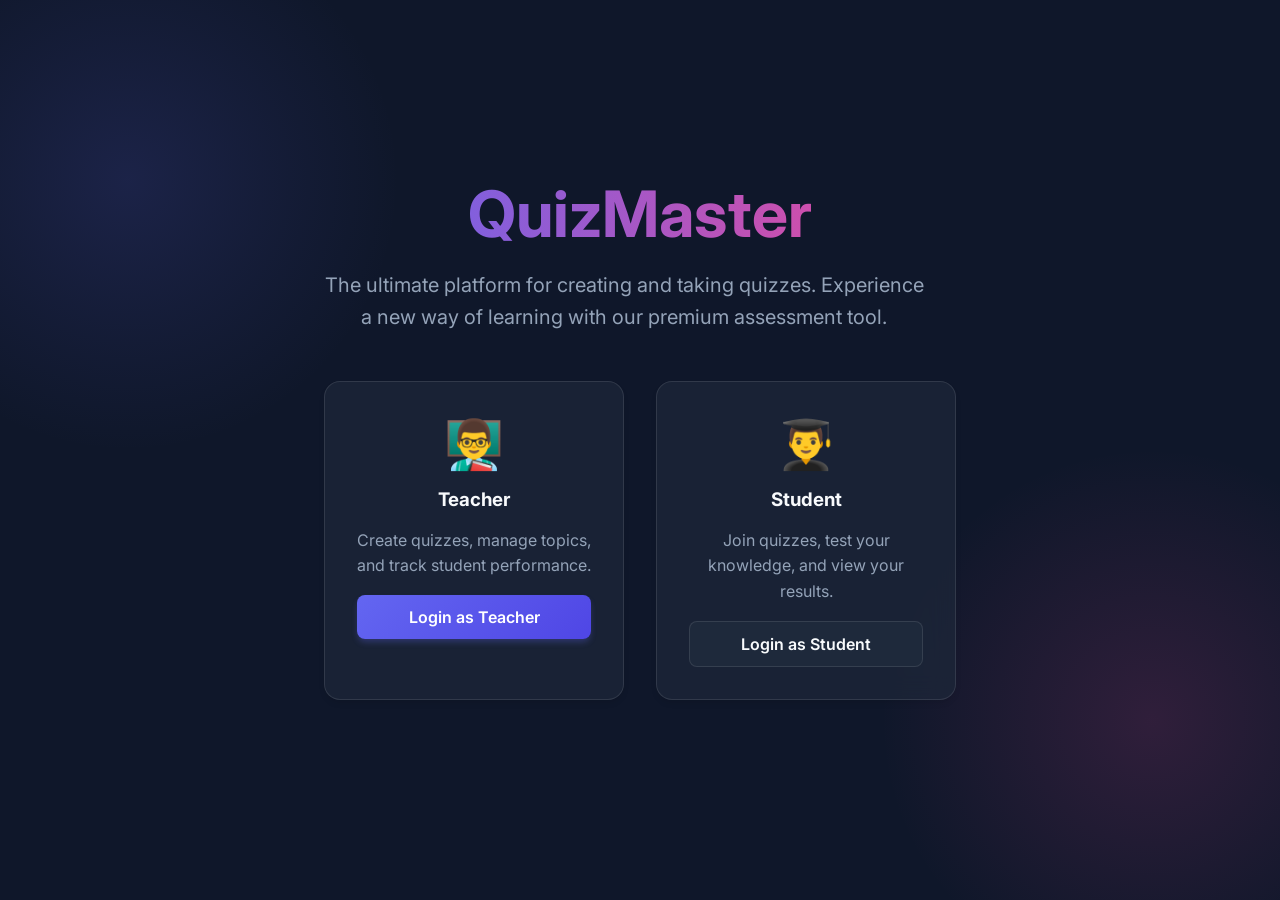
<file: index.html>
<!DOCTYPE html>
<html lang="en">

<head>
    <meta charset="UTF-8">
    <meta name="viewport" content="width=device-width, initial-scale=1.0">
    <title>QuizMaster - Premium Quiz Platform</title>
    <link rel="stylesheet" href="css/style.css">
    <link href="https://fonts.googleapis.com/css2?family=Inter:wght@400;500;600;700;800&display=swap" rel="stylesheet">
</head>

<body>
    <div class="container"
        style="min-height: 100vh; display: flex; flex-direction: column; justify-content: center; align-items: center;">
        <div class="text-center animate-fade-in">
            <h1 style="font-size: 4rem; margin-bottom: 1rem;">QuizMaster</h1>
            <p style="font-size: 1.25rem; margin-bottom: 3rem; max-width: 600px;">
                The ultimate platform for creating and taking quizzes.
                Experience a new way of learning with our premium assessment tool.
            </p>

            <div class="flex gap-8 justify-center" style="flex-wrap: wrap;">
                <div class="card" style="width: 300px; cursor: pointer; transition: transform 0.3s;"
                    onclick="window.location.href='pages/auth.html?role=teacher'">
                    <div style="font-size: 3rem; margin-bottom: 1rem;">👨‍🏫</div>
                    <h3>Teacher</h3>
                    <p class="mt-4">Create quizzes, manage topics, and track student performance.</p>
                    <button class="btn btn-primary w-full mt-4">Login as Teacher</button>
                </div>

                <div class="card" style="width: 300px; cursor: pointer; transition: transform 0.3s;"
                    onclick="window.location.href='pages/auth.html?role=student'">
                    <div style="font-size: 3rem; margin-bottom: 1rem;">👨‍🎓</div>
                    <h3>Student</h3>
                    <p class="mt-4">Join quizzes, test your knowledge, and view your results.</p>
                    <button class="btn btn-secondary w-full mt-4">Login as Student</button>
                </div>
            </div>
        </div>
    </div>

    <script>
        // Simple hover effect for cards
        document.querySelectorAll('.card').forEach(card => {
            card.addEventListener('mouseenter', () => card.style.transform = 'translateY(-10px)');
            card.addEventListener('mouseleave', () => card.style.transform = 'translateY(0)');
        });
    </script>
</body>

</html>
</file>
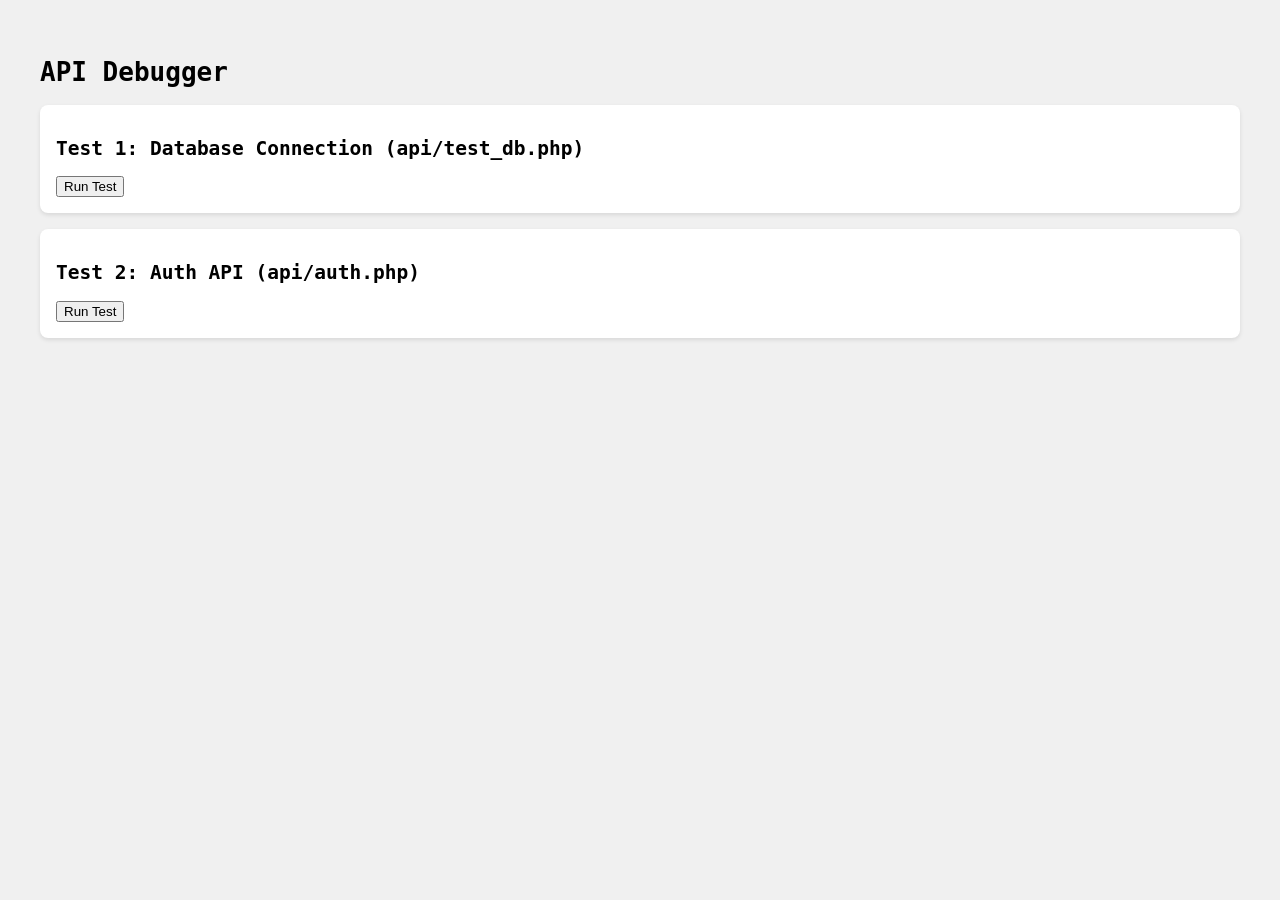
<file: debug.html>
<!DOCTYPE html>
<html lang="en">

<head>
    <meta charset="UTF-8">
    <meta name="viewport" content="width=device-width, initial-scale=1.0">
    <title>API Debugger</title>
    <style>
        body {
            font-family: monospace;
            padding: 2rem;
            background: #f0f0f0;
        }

        .card {
            background: white;
            padding: 1rem;
            margin-bottom: 1rem;
            border-radius: 8px;
            box-shadow: 0 2px 4px rgba(0, 0, 0, 0.1);
        }

        .success {
            color: green;
        }

        .error {
            color: red;
        }

        pre {
            background: #eee;
            padding: 1rem;
            overflow-x: auto;
        }
    </style>
</head>

<body>
    <h1>API Debugger</h1>

    <div class="card">
        <h2>Test 1: Database Connection (api/test_db.php)</h2>
        <button onclick="testDB()">Run Test</button>
        <div id="db-result"></div>
    </div>

    <div class="card">
        <h2>Test 2: Auth API (api/auth.php)</h2>
        <button onclick="testAuth()">Run Test</button>
        <div id="auth-result"></div>
    </div>

    <script>
        async function testDB() {
            const el = document.getElementById('db-result');
            el.innerHTML = 'Testing...';
            try {
                const response = await fetch('api/test_db.php');
                const text = await response.text();
                el.innerHTML = `
                    <p><strong>Status:</strong> ${response.status} ${response.statusText}</p>
                    <p><strong>Content-Type:</strong> ${response.headers.get('content-type')}</p>
                    <pre>${text.replace(/</g, '&lt;')}</pre>
                `;
            } catch (e) {
                el.innerHTML = `<p class="error">Fetch Failed: ${e.message}</p>`;
            }
        }

        async function testAuth() {
            const el = document.getElementById('auth-result');
            el.innerHTML = 'Testing...';
            try {
                const response = await fetch('api/auth.php?action=login', {
                    method: 'POST',
                    headers: { 'Content-Type': 'application/json' },
                    body: JSON.stringify({ email: 'test@test.com', password: 'test', role: 'student' })
                });
                const text = await response.text();
                el.innerHTML = `
                    <p><strong>Status:</strong> ${response.status} ${response.statusText}</p>
                    <p><strong>Content-Type:</strong> ${response.headers.get('content-type')}</p>
                    <pre>${text.replace(/</g, '&lt;')}</pre>
                `;
            } catch (e) {
                el.innerHTML = `<p class="error">Fetch Failed: ${e.message}</p>`;
            }
        }
    </script>
</body>

</html>
</file>
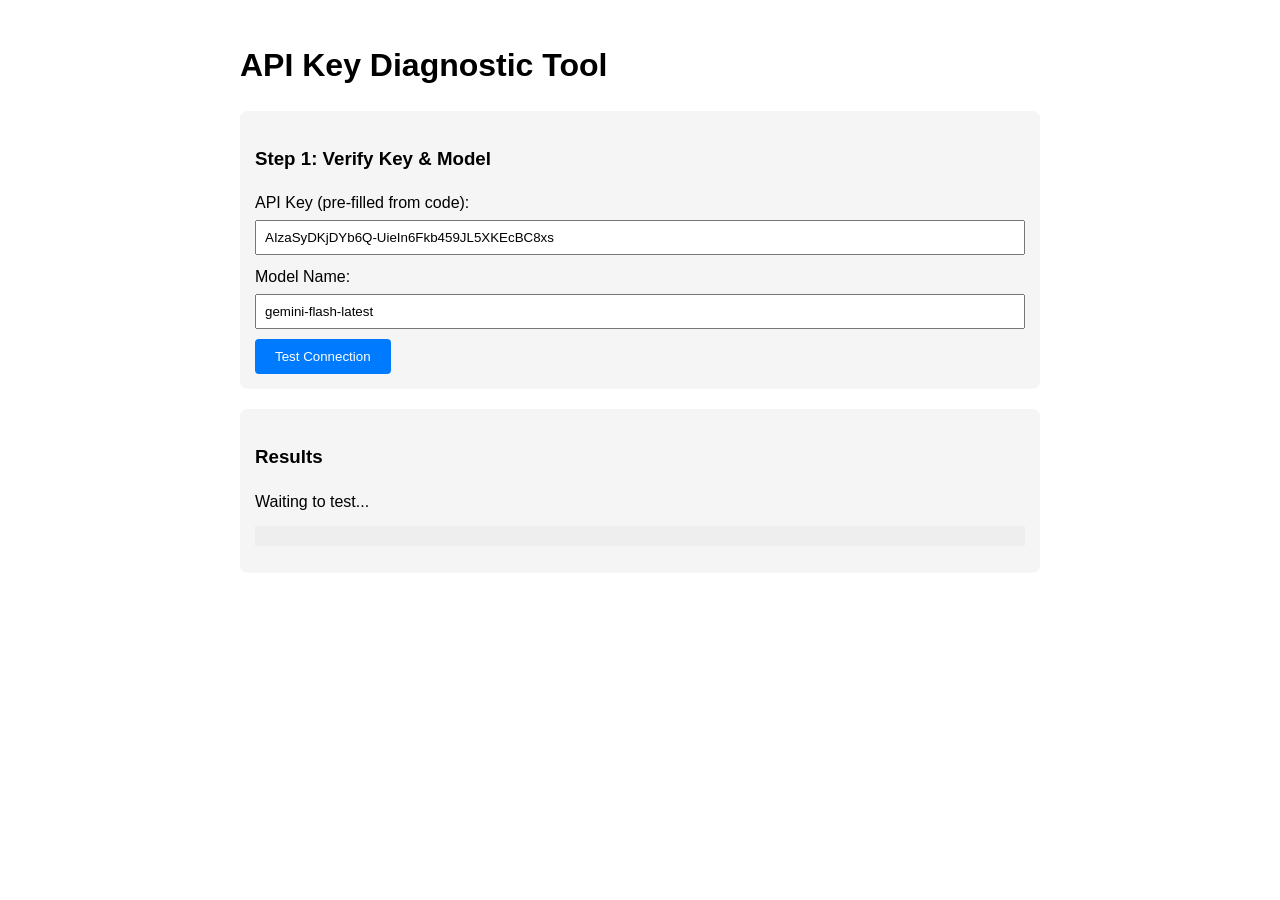
<file: debug_api.html>
<!DOCTYPE html>
<html lang="en">

<head>
    <meta charset="UTF-8">
    <meta name="viewport" content="width=device-width, initial-scale=1.0">
    <title>API Key Debugger</title>
    <style>
        body {
            font-family: sans-serif;
            padding: 20px;
            max-width: 800px;
            margin: 0 auto;
            line-height: 1.5;
        }

        .box {
            background: #f5f5f5;
            padding: 15px;
            border-radius: 8px;
            margin-bottom: 20px;
        }

        .success {
            color: green;
            font-weight: bold;
        }

        .error {
            color: red;
            font-weight: bold;
        }

        pre {
            background: #eee;
            padding: 10px;
            overflow-x: auto;
            font-size: 12px;
        }

        input {
            width: 100%;
            padding: 8px;
            margin-top: 5px;
            box-sizing: border-box;
        }

        button {
            padding: 10px 20px;
            background: #007bff;
            color: white;
            border: none;
            border-radius: 4px;
            cursor: pointer;
            margin-top: 10px;
        }

        button:hover {
            background: #0056b3;
        }
    </style>
</head>

<body>
    <h1>API Key Diagnostic Tool</h1>

    <div class="box">
        <h3>Step 1: Verify Key & Model</h3>
        <label>API Key (pre-filled from code):</label>
        <input type="text" id="api-key" value="AIzaSyDKjDYb6Q-UieIn6Fkb459JL5XKEcBC8xs">

        <label style="margin-top: 10px; display: block;">Model Name:</label>
        <input type="text" id="model-name" value="gemini-flash-latest">

        <button onclick="testAPI()">Test Connection</button>
    </div>

    <div class="box">
        <h3>Results</h3>
        <div id="status">Waiting to test...</div>
        <pre id="output"></pre>
    </div>

    <script>
        async function testAPI() {
            const key = document.getElementById('api-key').value.trim();
            const model = document.getElementById('model-name').value.trim();
            const statusFn = document.getElementById('status');
            const outputFn = document.getElementById('output');

            statusFn.innerHTML = '<span style="color: blue;">Testing...</span>';
            outputFn.textContent = '';

            const url = `https://generativelanguage.googleapis.com/v1beta/models/${model}:generateContent?key=${key}`;

            outputFn.textContent += `Request URL: ${url}\n\n`;

            try {
                const response = await fetch(url, {
                    method: 'POST',
                    headers: { 'Content-Type': 'application/json' },
                    body: JSON.stringify({
                        contents: [{
                            parts: [{ text: "Hello, answer with 'OK' if you can read this." }]
                        }]
                    })
                });

                outputFn.textContent += `HTTP Status: ${response.status} ${response.statusText}\n`;

                const data = await response.json();
                outputFn.textContent += `Match Body:\n${JSON.stringify(data, null, 2)}`;

                if (response.ok) {
                    statusFn.innerHTML = '<span class="success">SUCCESS: API Key and Model are working!</span>';
                } else {
                    const errorMsg = data.error ? data.error.message : 'Unknown error';
                    statusFn.innerHTML = `<span class="error">FAILED: ${errorMsg}</span>`;
                }

            } catch (e) {
                statusFn.innerHTML = `<span class="error">NETWORK/CODE ERROR: ${e.message}</span>`;
                outputFn.textContent += `\nException: ${e.stack}`;
            }
        }
    </script>
</body>

</html>
</file>
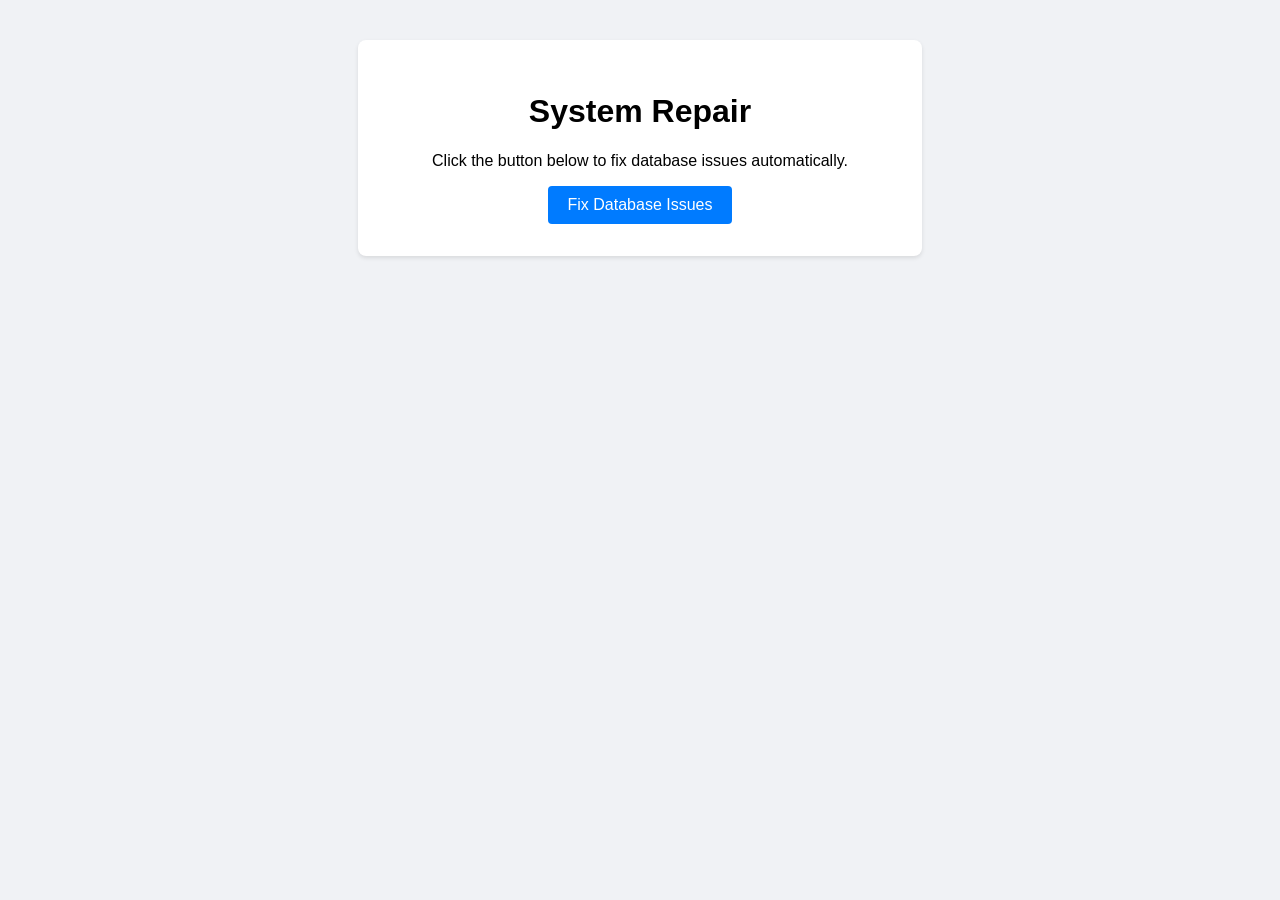
<file: fix.html>
<!DOCTYPE html>
<html lang="en">

<head>
    <meta charset="UTF-8">
    <meta name="viewport" content="width=device-width, initial-scale=1.0">
    <title>System Repair</title>
    <style>
        body {
            font-family: sans-serif;
            padding: 2rem;
            background: #f0f2f5;
            text-align: center;
        }

        .card {
            background: white;
            padding: 2rem;
            border-radius: 8px;
            box-shadow: 0 2px 4px rgba(0, 0, 0, 0.1);
            max-width: 500px;
            margin: 0 auto;
        }

        button {
            background: #007bff;
            color: white;
            border: none;
            padding: 10px 20px;
            border-radius: 4px;
            cursor: pointer;
            font-size: 1rem;
        }

        button:hover {
            background: #0056b3;
        }

        #log {
            margin-top: 1rem;
            text-align: left;
            background: #eee;
            padding: 1rem;
            border-radius: 4px;
            display: none;
        }

        .success {
            color: green;
        }

        .error {
            color: red;
        }
    </style>
</head>

<body>
    <div class="card">
        <h1>System Repair</h1>
        <p>Click the button below to fix database issues automatically.</p>
        <button onclick="runFix()">Fix Database Issues</button>
        <div id="log"></div>
        <br>
        <a href="pages/teacher-dashboard.html" style="display:none;" id="link">Go to Dashboard</a>
    </div>

    <script>
        async function runFix() {
            const logDiv = document.getElementById('log');
            logDiv.style.display = 'block';
            logDiv.innerHTML = 'Running repair...';

            try {
                const response = await fetch('api/fix_db.php');
                const text = await response.text();
                console.log('Raw response:', text);

                let data;
                try {
                    data = JSON.parse(text);
                } catch (e) {
                    logDiv.innerHTML += '<br><span class="error">Error parsing response. Check console.</span>';
                    return;
                }

                if (data.success) {
                    logDiv.innerHTML = '<span class="success">Success!</span><br>';
                    data.messages.forEach(msg => {
                        logDiv.innerHTML += `• ${msg}<br>`;
                    });
                    document.getElementById('link').style.display = 'inline-block';
                } else {
                    logDiv.innerHTML = `<span class="error">Error: ${data.error}</span>`;
                }
            } catch (error) {
                logDiv.innerHTML = `<span class="error">Network Error: ${error.message}</span>`;
            }
        }
    </script>
</body>

</html>
</file>
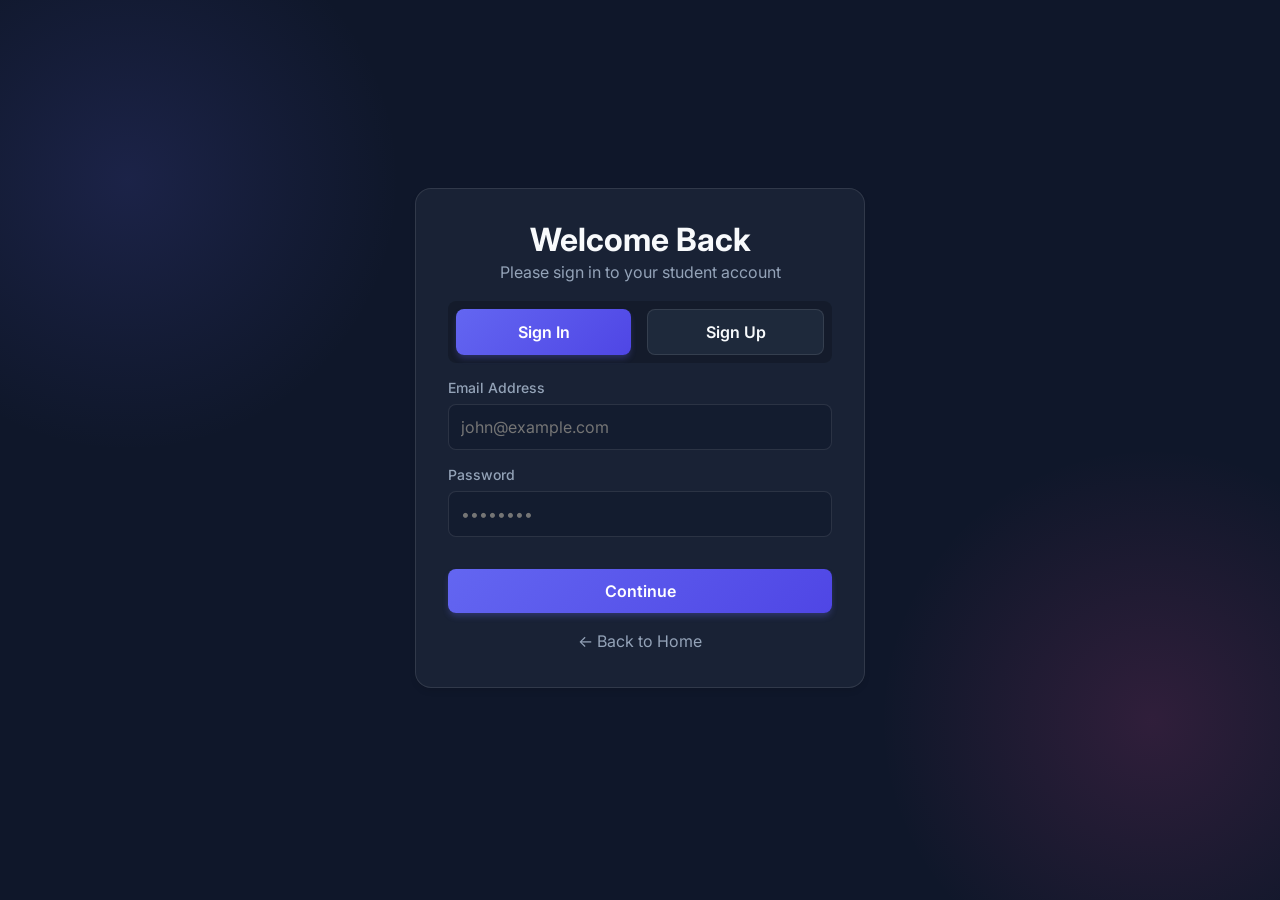
<file: pages/auth.html>
<!DOCTYPE html>
<html lang="en">

<head>
    <meta charset="UTF-8">
    <meta name="viewport" content="width=device-width, initial-scale=1.0">
    <title>Authentication - QuizMaster</title>
    <link rel="stylesheet" href="../css/style.css">
    <link href="https://fonts.googleapis.com/css2?family=Inter:wght@400;500;600;700;800&display=swap" rel="stylesheet">
</head>

<body>
    <div class="container" style="min-height: 100vh; display: flex; justify-content: center; align-items: center;">
        <div class="card animate-fade-in" style="width: 100%; max-width: 450px;">
            <div class="text-center mb-4">
                <h2 id="auth-title">Welcome Back</h2>
                <p id="auth-subtitle">Please sign in to continue</p>
            </div>

            <div class="flex justify-center gap-4 mb-4"
                style="background: rgba(0,0,0,0.2); padding: 0.5rem; border-radius: 0.5rem;">
                <button id="btn-signin" class="btn btn-primary w-full" onclick="switchMode('signin')">Sign In</button>
                <button id="btn-signup" class="btn btn-secondary w-full" onclick="switchMode('signup')">Sign Up</button>
            </div>

            <form id="auth-form">
                <div class="input-group" id="name-group" style="display: none;">
                    <label>Full Name</label>
                    <input type="text" id="name" placeholder="John Doe">
                </div>

                <div class="input-group">
                    <label>Email Address</label>
                    <input type="email" id="email" placeholder="john@example.com" required>
                </div>

                <div class="input-group">
                    <label>Password</label>
                    <input type="password" id="password" placeholder="••••••••" required>
                </div>

                <button type="submit" class="btn btn-primary w-full mt-4">Continue</button>
            </form>

            <p class="text-center mt-4">
                <a href="../index.html" style="color: var(--text-muted); text-decoration: none;">&larr; Back to Home</a>
            </p>
        </div>
    </div>

    <script src="../js/api.js"></script>
    <script src="../js/utils.js"></script>
    <script src="../js/auth.js"></script>
</body>

</html>
</file>
<file: css/style.css>
:root {
    --primary: #6366f1;
    --primary-dark: #4f46e5;
    --secondary: #ec4899;
    --accent: #8b5cf6;
    --background: #0f172a;
    --surface: #1e293b;
    --text: #f8fafc;
    --text-muted: #94a3b8;
    --success: #22c55e;
    --error: #ef4444;
    --glass: rgba(30, 41, 59, 0.7);
    --glass-border: rgba(255, 255, 255, 0.1);
}

* {
    margin: 0;
    padding: 0;
    box-sizing: border-box;
    font-family: 'Inter', sans-serif;
}

body {
    background-color: var(--background);
    color: var(--text);
    min-height: 100vh;
    background-image:
        radial-gradient(circle at 10% 20%, rgba(99, 102, 241, 0.15) 0%, transparent 20%),
        radial-gradient(circle at 90% 80%, rgba(236, 72, 153, 0.15) 0%, transparent 20%);
    overflow-x: hidden;
}

/* Typography */
h1,
h2,
h3,
h4,
h5,
h6 {
    font-weight: 700;
    line-height: 1.2;
}

h1 {
    font-size: 3rem;
    background: linear-gradient(to right, var(--primary), var(--secondary));
    -webkit-background-clip: text;
    background-clip: text;
    color: transparent;
}

h2 {
    font-size: 2rem;
}

p {
    color: var(--text-muted);
    line-height: 1.6;
}

/* Utilities */
.container {
    max-width: 1200px;
    /* Increased for better spacing */
    margin: 0 auto;
    padding: 2rem;
    /* Increased padding */
    width: 100%;
}

.flex {
    display: flex;
}

.flex-col {
    flex-direction: column;
}

.items-center {
    align-items: center;
}

.justify-center {
    justify-content: center;
}

.justify-between {
    justify-content: space-between;
}

.gap-2 {
    gap: 0.5rem;
}

.gap-4 {
    gap: 1rem;
}

.gap-8 {
    gap: 2rem;
}

.w-full {
    width: 100%;
}

.text-center {
    text-align: center;
}

.mt-4 {
    margin-top: 1rem;
}

.mb-4 {
    margin-bottom: 1rem;
}

.hidden {
    display: none !important;
}

/* Components */
.btn {
    padding: 0.75rem 1.5rem;
    border-radius: 0.5rem;
    border: none;
    font-weight: 600;
    cursor: pointer;
    transition: all 0.3s ease;
    font-size: 1rem;
}

.btn-primary {
    background: linear-gradient(135deg, var(--primary), var(--primary-dark));
    color: white;
    box-shadow: 0 4px 6px -1px rgba(99, 102, 241, 0.3);
}

.btn-primary:hover {
    transform: translateY(-2px);
    box-shadow: 0 10px 15px -3px rgba(99, 102, 241, 0.4);
}

.btn-secondary {
    background: var(--surface);
    color: var(--text);
    border: 1px solid var(--glass-border);
}

.btn-secondary:hover {
    background: var(--glass);
    border-color: var(--primary);
}

.card {
    background: var(--glass);
    backdrop-filter: blur(12px);
    border: 1px solid var(--glass-border);
    border-radius: 1rem;
    padding: 2rem;
    box-shadow: 0 4px 6px -1px rgba(0, 0, 0, 0.1);
    margin-bottom: 1.5rem;
    /* Added margin for better vertical spacing */
}

.input-group {
    display: flex;
    flex-direction: column;
    gap: 0.5rem;
    margin-bottom: 1rem;
    text-align: left;
}

.input-group label {
    font-size: 0.875rem;
    font-weight: 500;
    color: var(--text-muted);
}

input,
select,
textarea {
    background: rgba(15, 23, 42, 0.5);
    border: 1px solid var(--glass-border);
    padding: 0.75rem;
    border-radius: 0.5rem;
    color: var(--text);
    font-size: 1rem;
    transition: all 0.3s ease;
    width: 100%;
}

input:focus,
select:focus,
textarea:focus {
    outline: none;
    border-color: var(--primary);
    box-shadow: 0 0 0 2px rgba(99, 102, 241, 0.2);
}

/* Animations */
@keyframes fadeIn {
    from {
        opacity: 0;
        transform: translateY(10px);
    }

    to {
        opacity: 1;
        transform: translateY(0);
    }
}

.animate-fade-in {
    animation: fadeIn 0.5s ease-out forwards;
}

/* Navbar */
.navbar {
    display: flex;
    justify-content: space-between;
    align-items: center;
    padding: 1rem 2rem;
    background: var(--glass);
    backdrop-filter: blur(12px);
    border-bottom: 1px solid var(--glass-border);
    position: sticky;
    top: 0;
    z-index: 100;
}

.logo {
    font-size: 1.5rem;
    font-weight: 800;
    background: linear-gradient(to right, var(--primary), var(--secondary));
    -webkit-background-clip: text;
    background-clip: text;
    color: transparent;
    text-decoration: none;
}

/* Quiz Options */
.quiz-option {
    display: flex;
    align-items: center;
    gap: 1rem;
    padding: 1rem;
    border: 1px solid var(--glass-border);
    background: var(--glass);
    border-radius: 0.5rem;
    cursor: pointer;
    transition: all 0.2s ease;
    margin-bottom: 1rem;
    position: relative;
    overflow: hidden;
}

.quiz-option:hover {
    background: rgba(255, 255, 255, 0.05);
    border-color: var(--primary);
    transform: translateX(2px);
}

.quiz-option.selected {
    border-color: var(--primary);
    background: rgba(99, 102, 241, 0.15);
    box-shadow: 0 0 0 1px var(--primary);
}

.quiz-option input[type="radio"] {
    width: 1.25rem;
    height: 1.25rem;
    accent-color: var(--primary);
    margin-right: 0.5rem;
}

.option-key {
    background: var(--surface);
    width: 2rem;
    height: 2rem;
    display: flex;
    align-items: center;
    justify-content: center;
    border-radius: 50%;
    font-weight: bold;
    font-size: 0.9rem;
    color: var(--primary);
    border: 1px solid var(--glass-border);
}

.quiz-option.selected .option-key {
    background: var(--primary);
    color: white;
    border-color: var(--primary);
}

/* Result Overlay */
.result-overlay {
    position: fixed;
    top: 0;
    left: 0;
    width: 100%;
    height: 100%;
    background: rgba(15, 23, 42, 0.95);
    backdrop-filter: blur(10px);
    z-index: 1000;
    display: flex;
    justify-content: center;
    align-items: center;
}

.result-card {
    background: linear-gradient(145deg, rgba(30, 41, 59, 0.9), rgba(15, 23, 42, 0.9));
    border: 1px solid rgba(255, 255, 255, 0.1);
    border-radius: 2rem;
    padding: 3rem;
    text-align: center;
    max-width: 500px;
    width: 90%;
    box-shadow: 0 25px 50px -12px rgba(0, 0, 0, 0.5);
    position: relative;
    overflow: hidden;
}

.result-card::before {
    content: '';
    position: absolute;
    top: 0;
    left: 0;
    width: 100%;
    height: 5px;
    background: linear-gradient(90deg, var(--primary), var(--secondary));
}

.score-ring {
    width: 180px;
    height: 180px;
    border-radius: 50%;
    background: conic-gradient(var(--primary) var(--progress), rgba(255, 255, 255, 0.1) 0deg);
    display: flex;
    align-items: center;
    justify-content: center;
    margin: 2rem auto;
    position: relative;
    box-shadow: 0 0 30px rgba(99, 102, 241, 0.3);
}

.score-ring::after {
    content: '';
    position: absolute;
    width: 160px;
    height: 160px;
    background: var(--surface);
    border-radius: 50%;
}

.score-content {
    position: relative;
    z-index: 2;
    display: flex;
    flex-direction: column;
    align-items: center;
}

.score-big {
    font-size: 3.5rem;
    font-weight: 800;
    background: linear-gradient(to right, #fff, #cbd5e1);
    -webkit-background-clip: text;
    background-clip: text;
    color: transparent;
    line-height: 1;
}

.score-label {
    font-size: 0.9rem;
    text-transform: uppercase;
    letter-spacing: 2px;
    color: var(--text-muted);
    margin-top: 0.5rem;
}

.stat-grid {
    display: grid;
    grid-template-columns: 1fr 1fr;
    gap: 1rem;
    margin: 2rem 0;
}

.stat-box {
    background: rgba(255, 255, 255, 0.03);
    padding: 1rem;
    border-radius: 1rem;
    border: 1px solid rgba(255, 255, 255, 0.05);
}

/* Premium Status HUD */
.status-dashboard {
    display: flex;
    justify-content: center;
    gap: 1.5rem;
    margin-bottom: 1rem;
    background: rgba(15, 23, 42, 0.6);
    backdrop-filter: blur(16px);
    padding: 0.5rem 1.5rem;
    border-radius: 100px;
    border: 1px solid rgba(255, 255, 255, 0.08);
    box-shadow: 0 10px 30px -10px rgba(0, 0, 0, 0.3);
    width: fit-content;
    margin-left: auto;
    margin-right: auto;
}

.status-card {
    background: transparent;
    border: none;
    padding: 0;
    border-radius: 0;
    flex-direction: row;
    gap: 0.75rem;
    box-shadow: none;
    display: flex;
    align-items: center;
}

.status-card:hover {
    transform: translateY(0);
    background: transparent;
}

.status-value {
    font-size: 1.1rem;
    font-weight: 800;
    line-height: 1;
    margin-bottom: 0;
}

.status-label {
    font-size: 0.65rem;
    font-weight: 600;
    opacity: 0.7;
    margin-top: 2px;
    text-transform: uppercase;
    letter-spacing: 1px;
    color: var(--text-muted);
}

.status-card:not(:last-child)::after {
    content: '';
    display: block;
    width: 1px;
    height: 16px;
    background: rgba(255, 255, 255, 0.1);
    margin-left: 1.5rem;
}

/* Refined Control Bar */
.quiz-controls {
    background: var(--glass);
    padding: 1rem;
    border-radius: 1rem;
    border: 1px solid var(--glass-border);
    margin-top: 1rem;
    display: flex;
    justify-content: space-between;
    align-items: center;
}

.btn-skip {
    background: rgba(255, 255, 255, 0.05);
    border: 1px solid rgba(255, 255, 255, 0.1);
    color: var(--text);
    padding: 0.5rem 1.5rem;
    font-size: 0.85rem;
    letter-spacing: 0.5px;
    text-transform: uppercase;
    border-radius: 0.5rem;
    cursor: pointer;
    transition: all 0.3s ease;
    font-weight: 600;
}

.btn-skip:hover {
    background: rgba(255, 255, 255, 0.1);
    border-color: rgba(255, 255, 255, 0.2);
    transform: translateY(-1px);
}

/* Timer Polish */
.timer-badge {
    background: rgba(99, 102, 241, 0.1);
    border: 1px solid rgba(99, 102, 241, 0.2);
    padding: 0.25rem 1rem;
    border-radius: 100px;
    font-family: 'Inter', monospace;
    font-variant-numeric: tabular-nums;
    font-weight: 700;
    color: var(--primary);
    display: flex;
    align-items: center;
    gap: 0.5rem;
    font-size: 0.9rem;
}

.timer-badge::before {
    content: '⏱';
    font-size: 0.9rem;
}
</file>
